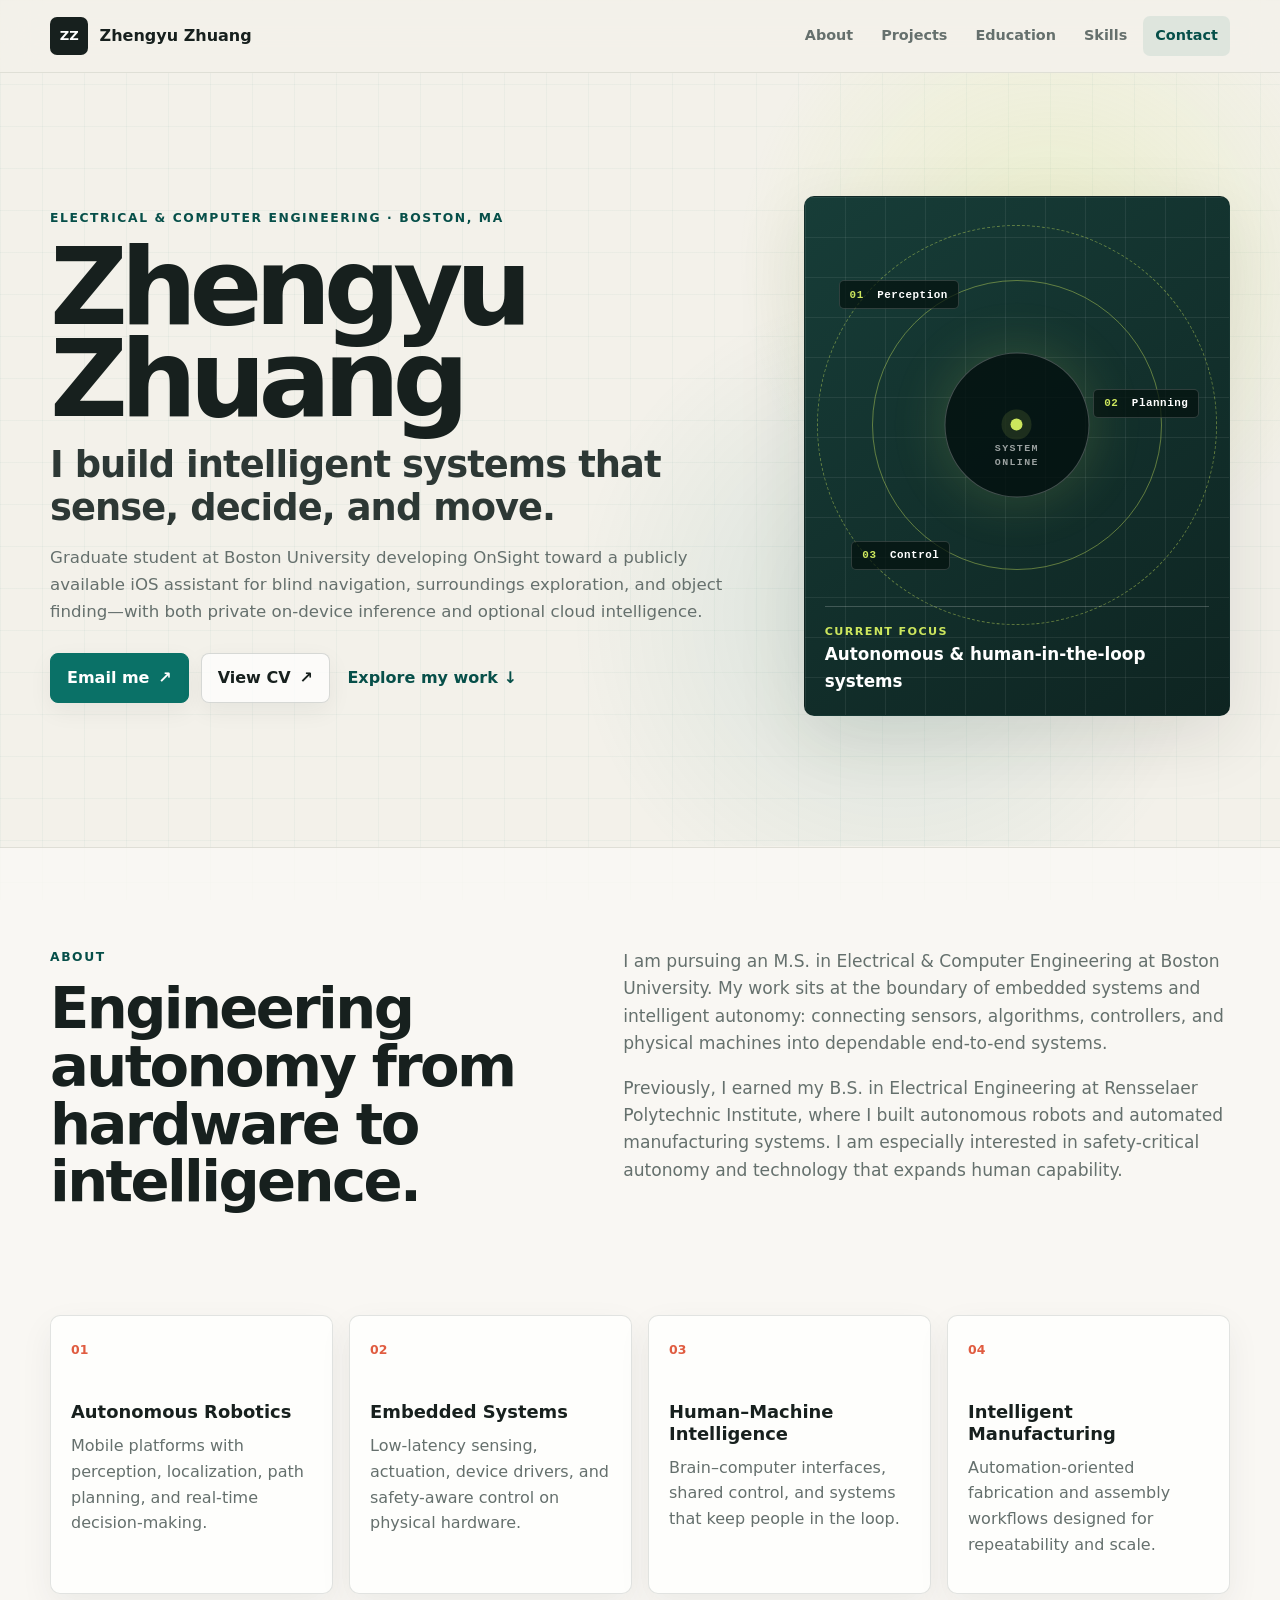
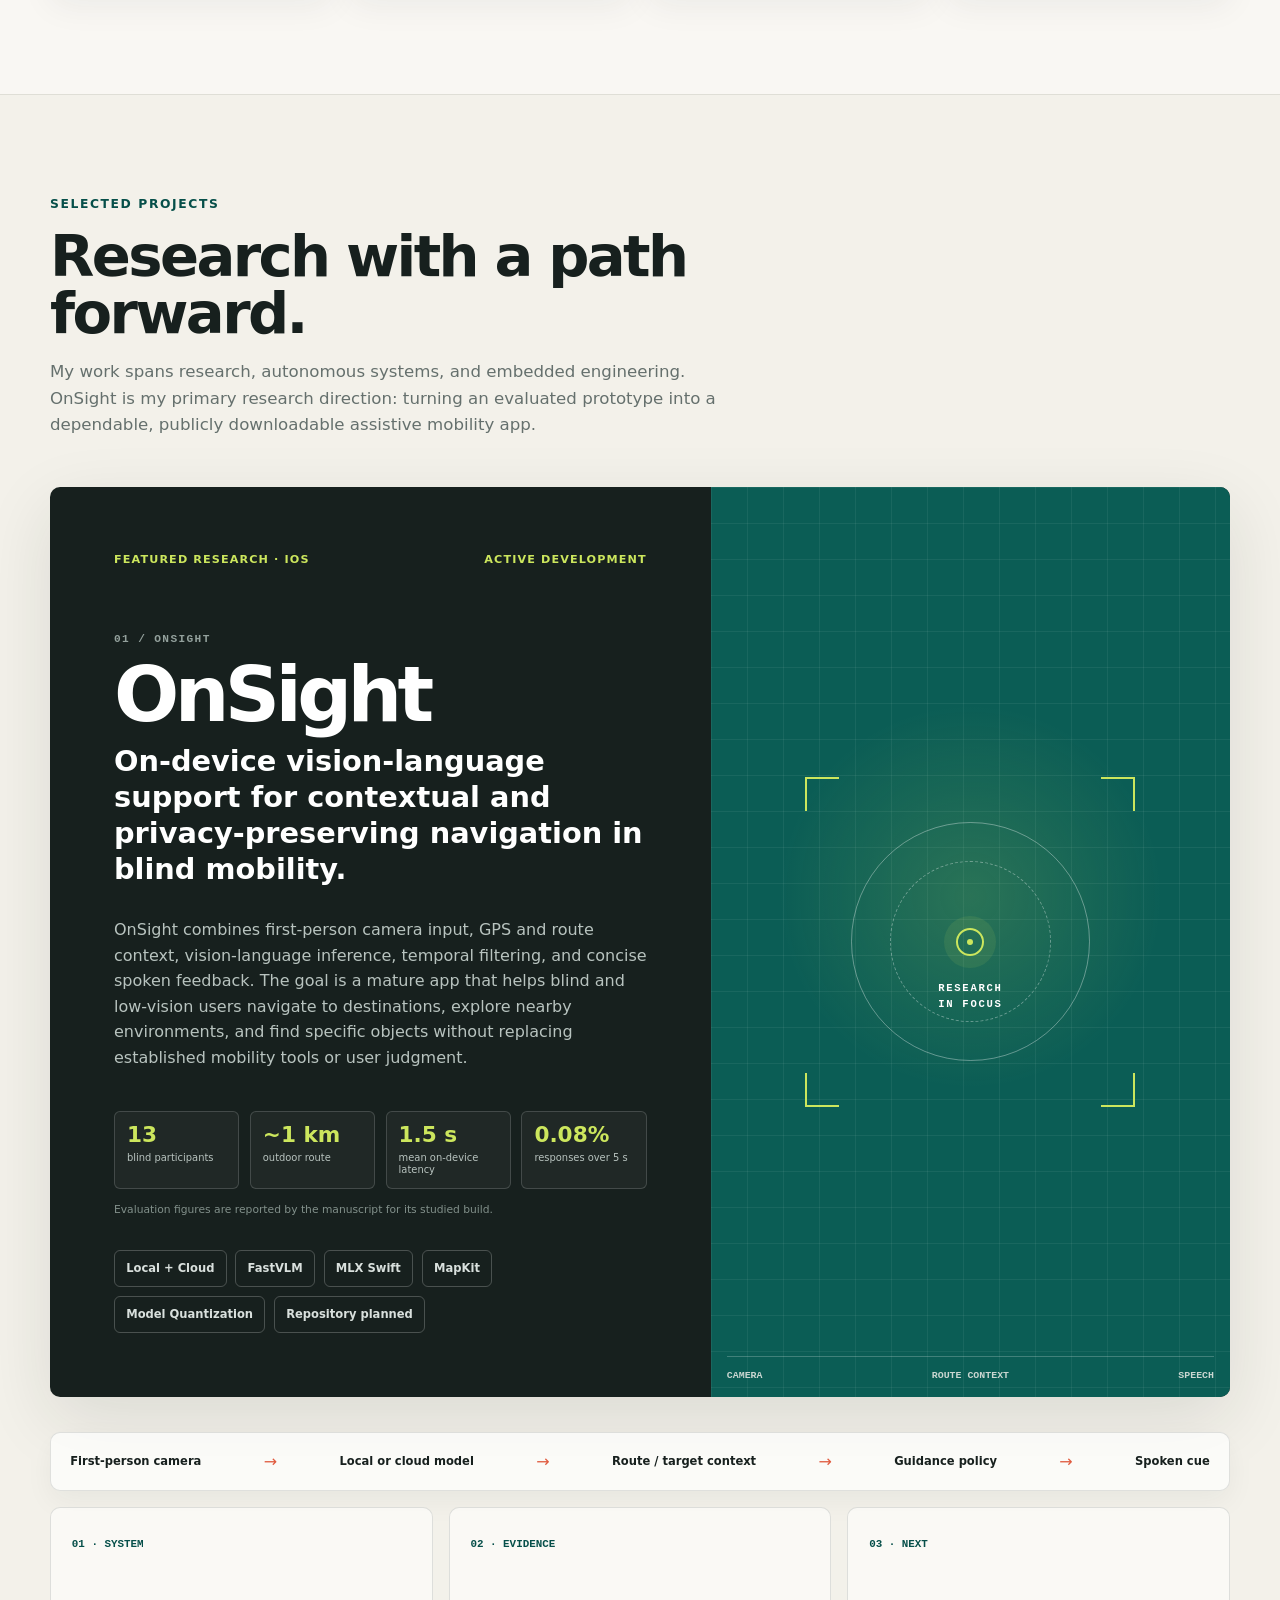
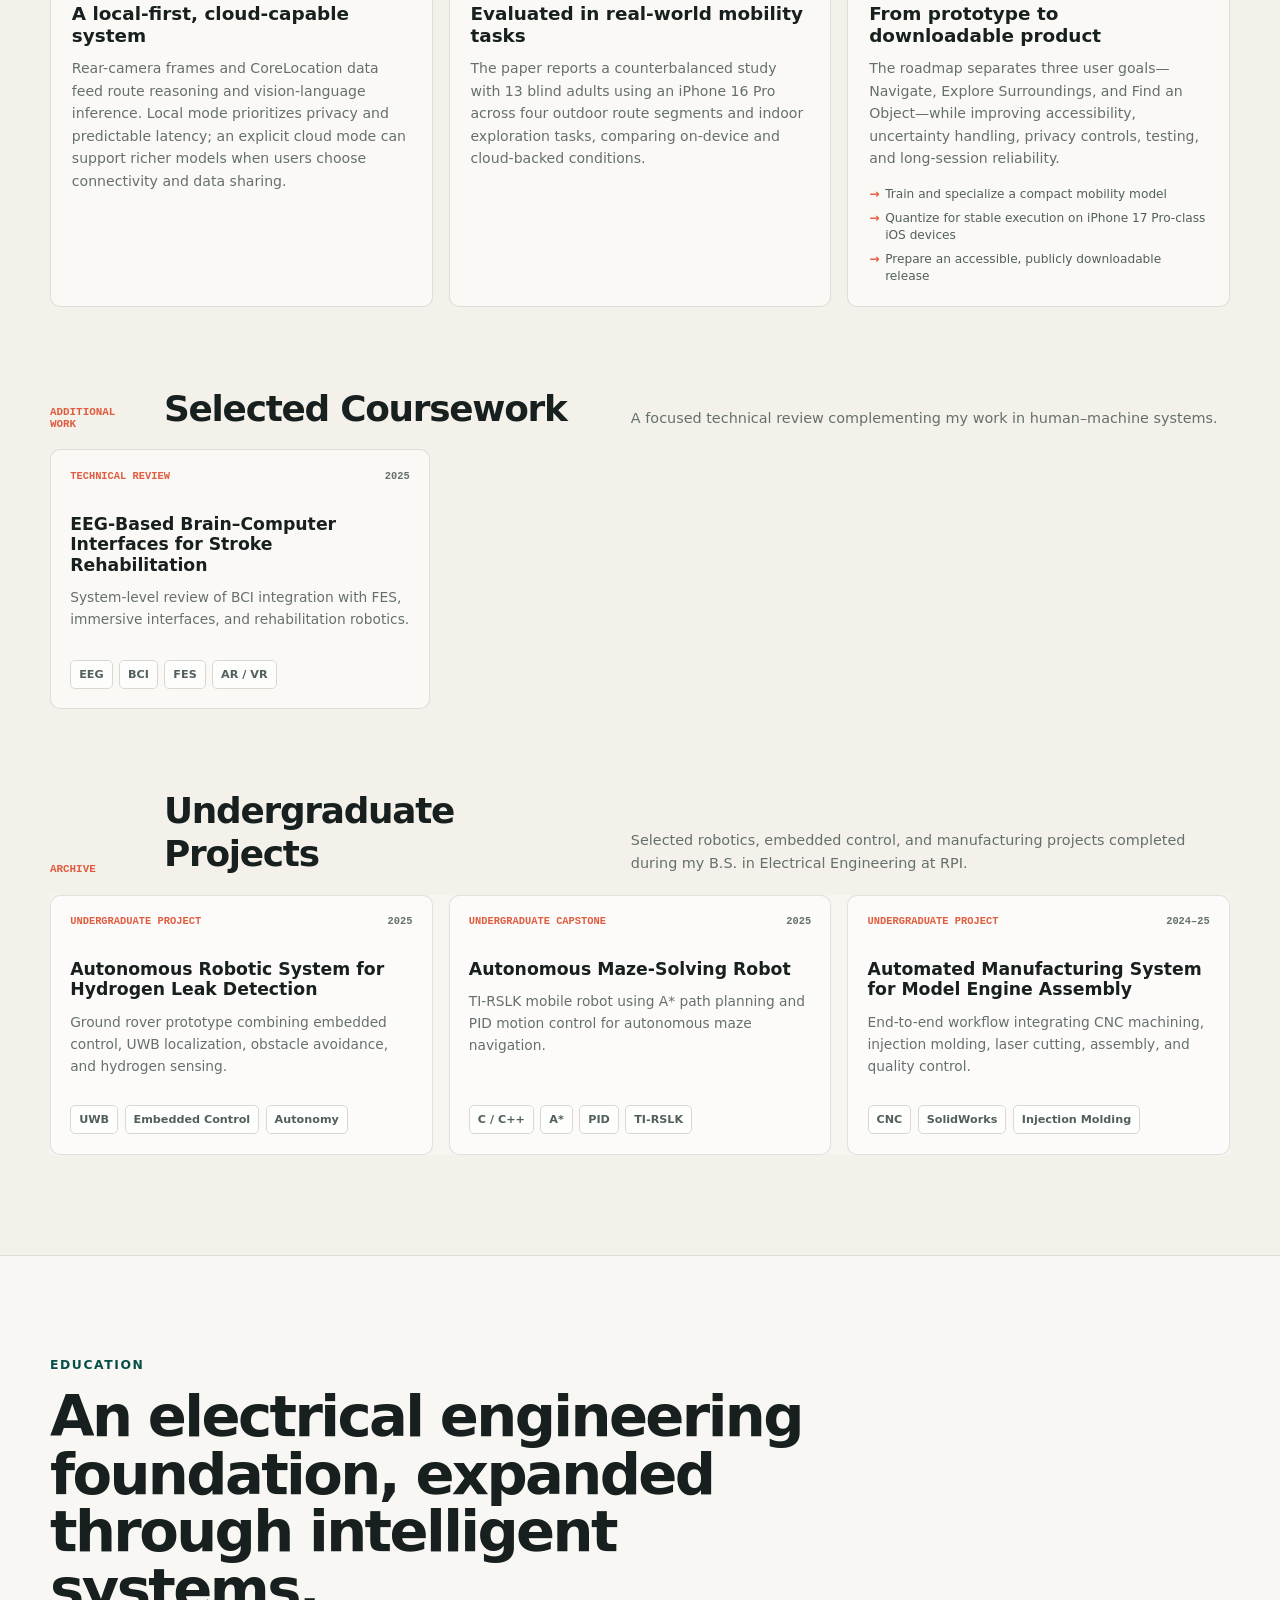
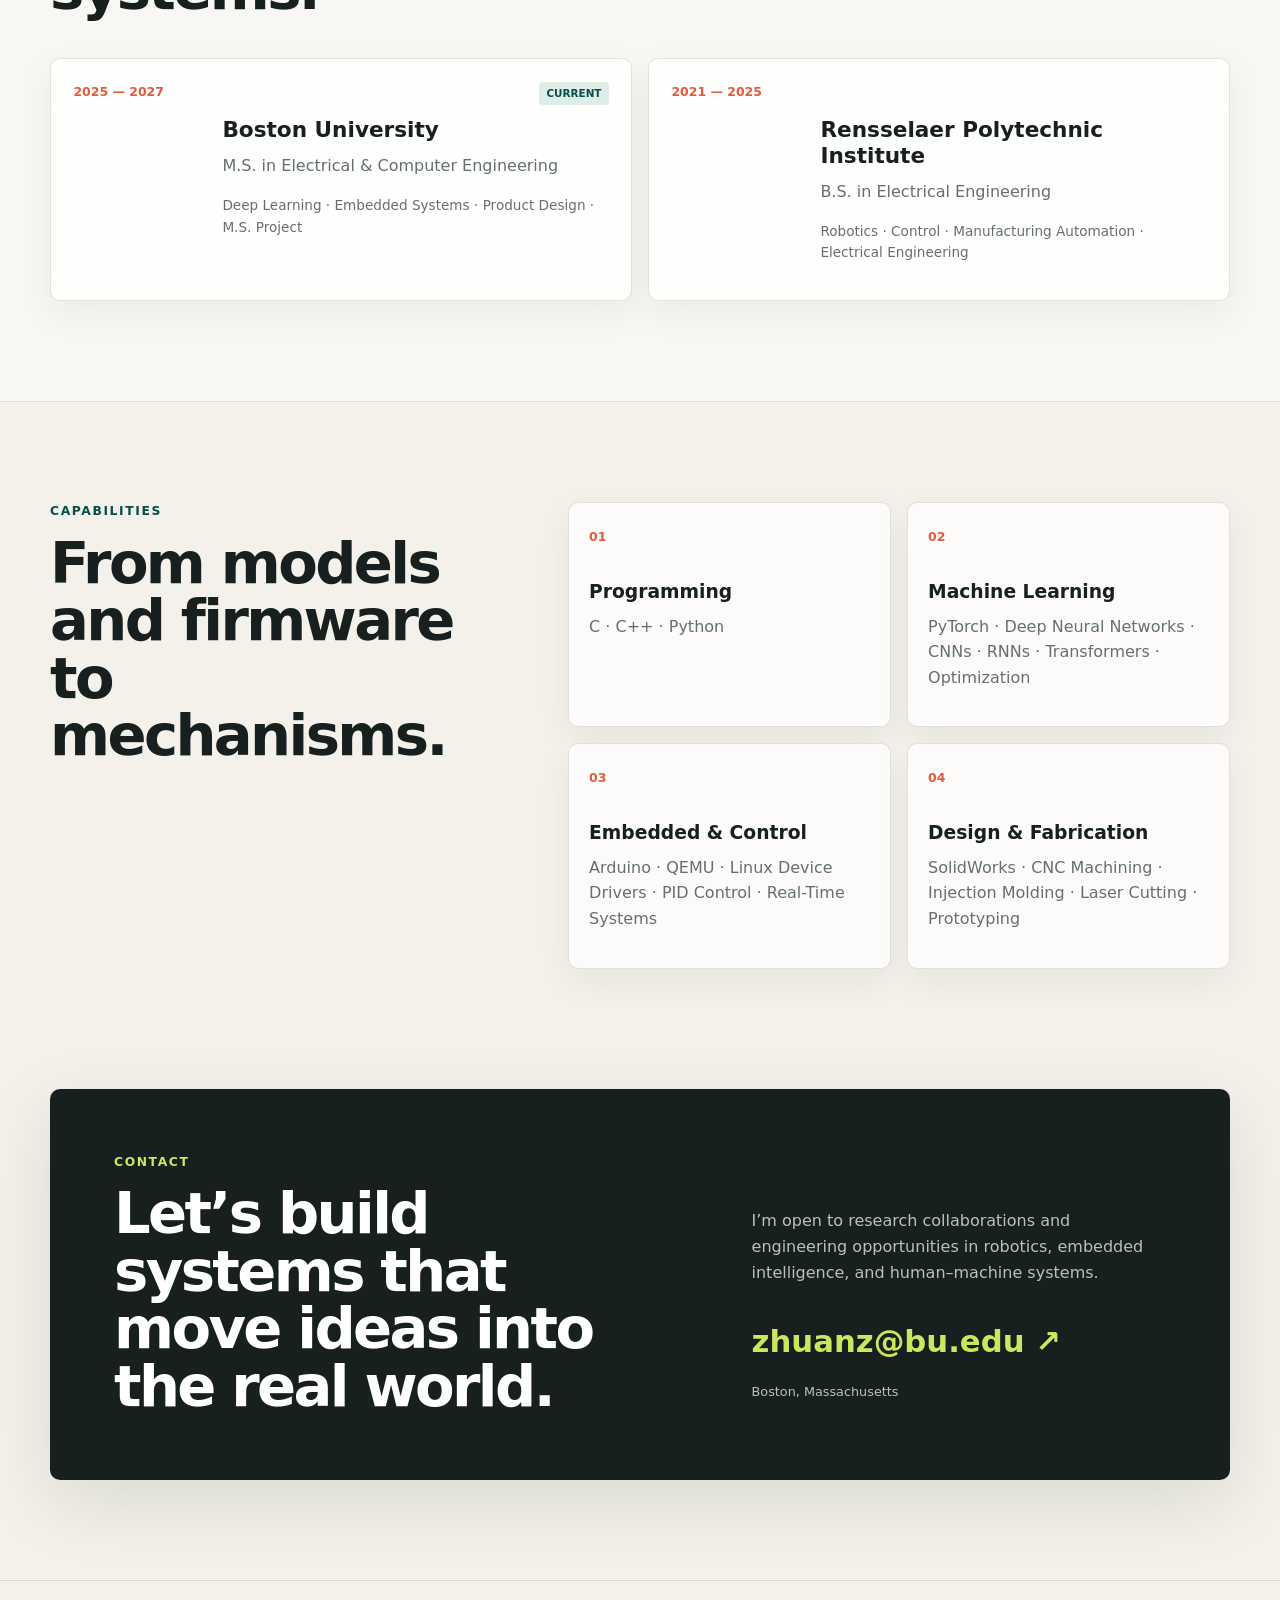
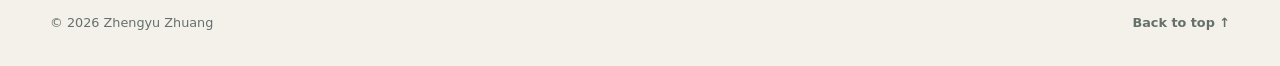
<file: index.html>
<!doctype html>
<html lang="en">
<head>
  <meta charset="utf-8">
  <meta name="viewport" content="width=device-width, initial-scale=1">
  <meta name="description" content="Zhengyu Zhuang — developing OnSight, a local-and-cloud iOS assistant for blind navigation, surroundings exploration, and object finding.">
  <meta name="theme-color" content="#f3f1ea">
  <title>Zhengyu Zhuang · Robotics & Embedded Intelligence</title>
  <link rel="stylesheet" href="styles.css">
  <link rel="stylesheet" href="onsight.css">
  <script src="script.js" defer></script>
</head>
<body>
  <a class="skip-link" href="#main">Skip to content</a>

  <header class="site-header" id="top">
    <nav class="nav-shell" aria-label="Primary navigation">
      <a class="brand" href="#top" aria-label="Zhengyu Zhuang, home">
        <span class="brand-mark">ZZ</span>
        <span>Zhengyu Zhuang</span>
      </a>
      <button class="nav-toggle" type="button" aria-expanded="false" aria-controls="nav-links" aria-label="Open navigation">
        <span></span><span></span>
      </button>
      <div class="nav-links" id="nav-links">
        <a href="#about">About</a>
        <a href="#projects">Projects</a>
        <a href="#education">Education</a>
        <a href="#skills">Skills</a>
        <a href="#contact">Contact</a>
      </div>
    </nav>
  </header>

  <main id="main">
    <section class="hero section-band" aria-labelledby="hero-title">
      <div class="page-grid hero-grid">
        <div class="hero-copy reveal">
          <p class="eyebrow">Electrical & Computer Engineering · Boston, MA</p>
          <h1 id="hero-title">Zhengyu<br>Zhuang</h1>
          <p class="hero-tagline">I build intelligent systems that sense, decide, and move.</p>
          <p class="hero-summary">Graduate student at Boston University developing OnSight toward a publicly available iOS assistant for blind navigation, surroundings exploration, and object finding—with both private on-device inference and optional cloud intelligence.</p>
          <div class="hero-actions">
            <a class="button button-primary" href="mailto:zhuanz@bu.edu">Email me <span aria-hidden="true">↗</span></a>
            <a class="button" href="assets/Zhengyu_Zhuang_CV.pdf" target="_blank" rel="noopener">View CV <span aria-hidden="true">↗</span></a>
            <a class="text-link" href="#projects">Explore my work <span aria-hidden="true">↓</span></a>
          </div>
        </div>

        <div class="hero-visual reveal" aria-label="Abstract robotics system diagram">
          <div class="visual-grid" aria-hidden="true"></div>
          <div class="orbit orbit-one" aria-hidden="true"></div>
          <div class="orbit orbit-two" aria-hidden="true"></div>
          <div class="robot-core" aria-hidden="true">
            <span class="core-dot"></span>
            <span class="core-label">SYSTEM<br>ONLINE</span>
          </div>
          <div class="metric metric-a"><span>01</span> Perception</div>
          <div class="metric metric-b"><span>02</span> Planning</div>
          <div class="metric metric-c"><span>03</span> Control</div>
          <div class="visual-caption">
            <span>Current focus</span>
            <strong>Autonomous & human-in-the-loop systems</strong>
          </div>
        </div>
      </div>
    </section>

    <section class="section-band about-band" id="about" aria-labelledby="about-title">
      <div class="page-grid">
        <div class="about-grid">
          <div class="section-heading reveal">
            <p class="eyebrow">About</p>
            <h2 id="about-title">Engineering autonomy from hardware to intelligence.</h2>
          </div>
          <div class="about-copy reveal">
            <p>I am pursuing an M.S. in Electrical & Computer Engineering at Boston University. My work sits at the boundary of embedded systems and intelligent autonomy: connecting sensors, algorithms, controllers, and physical machines into dependable end-to-end systems.</p>
            <p>Previously, I earned my B.S. in Electrical Engineering at Rensselaer Polytechnic Institute, where I built autonomous robots and automated manufacturing systems. I am especially interested in safety-critical autonomy and technology that expands human capability.</p>
          </div>
        </div>

        <div class="interest-grid">
          <article class="interest-card reveal"><span>01</span><h3>Autonomous Robotics</h3><p>Mobile platforms with perception, localization, path planning, and real-time decision-making.</p></article>
          <article class="interest-card reveal"><span>02</span><h3>Embedded Systems</h3><p>Low-latency sensing, actuation, device drivers, and safety-aware control on physical hardware.</p></article>
          <article class="interest-card reveal"><span>03</span><h3>Human–Machine Intelligence</h3><p>Brain–computer interfaces, shared control, and systems that keep people in the loop.</p></article>
          <article class="interest-card reveal"><span>04</span><h3>Intelligent Manufacturing</h3><p>Automation-oriented fabrication and assembly workflows designed for repeatability and scale.</p></article>
        </div>
      </div>
    </section>

    <section class="section-band" id="projects" aria-labelledby="projects-title">
      <div class="page-grid">
        <div class="section-heading reveal">
          <p class="eyebrow">Selected projects</p>
          <h2 id="projects-title">Research with a path forward.</h2>
          <p class="section-intro">My work spans research, autonomous systems, and embedded engineering. OnSight is my primary research direction: turning an evaluated prototype into a dependable, publicly downloadable assistive mobility app.</p>
        </div>

        <article class="featured-project reveal" aria-labelledby="onsight-title">
          <div class="featured-project-copy">
            <div class="featured-meta"><span>Featured research · iOS</span><span>Active development</span></div>
            <p class="featured-number">01 / ONSIGHT</p>
            <h3 id="onsight-title">OnSight</h3>
            <p class="featured-lead">On-device vision-language support for contextual and privacy-preserving navigation in blind mobility.</p>
            <p>OnSight combines first-person camera input, GPS and route context, vision-language inference, temporal filtering, and concise spoken feedback. The goal is a mature app that helps blind and low-vision users navigate to destinations, explore nearby environments, and find specific objects without replacing established mobility tools or user judgment.</p>
            <div class="onsight-metrics" aria-label="Paper-reported evaluation results">
              <div><strong>13</strong><span>blind participants</span></div>
              <div><strong>~1 km</strong><span>outdoor route</span></div>
              <div><strong>1.5 s</strong><span>mean on-device latency</span></div>
              <div><strong>0.08%</strong><span>responses over 5 s</span></div>
            </div>
            <p class="evidence-note">Evaluation figures are reported by the manuscript for its studied build.</p>
            <div class="featured-actions" aria-label="OnSight technologies and status">
              <span>Local + Cloud</span><span>FastVLM</span><span>MLX Swift</span><span>MapKit</span><span>Model Quantization</span><span>Repository planned</span>
            </div>
          </div>
          <div class="onsight-graphic" aria-hidden="true">
            <div class="onsight-frame">
              <span class="corner corner-a"></span><span class="corner corner-b"></span><span class="corner corner-c"></span><span class="corner corner-d"></span>
              <div class="onsight-target"><i></i></div>
              <p>RESEARCH<br>IN FOCUS</p>
            </div>
            <div class="onsight-readout"><span>Camera</span><span>Route context</span><span>Speech</span></div>
          </div>
        </article>

        <div class="onsight-pipeline reveal" aria-label="OnSight processing pipeline">
          <span>First-person camera</span><i>→</i><span>Local or cloud model</span><i>→</i><span>Route / target context</span><i>→</i><span>Guidance policy</span><i>→</i><span>Spoken cue</span>
        </div>

        <div class="onsight-details">
          <article class="onsight-detail reveal">
            <span>01 · System</span>
            <h3>A local-first, cloud-capable system</h3>
            <p>Rear-camera frames and CoreLocation data feed route reasoning and vision-language inference. Local mode prioritizes privacy and predictable latency; an explicit cloud mode can support richer models when users choose connectivity and data sharing.</p>
          </article>
          <article class="onsight-detail reveal">
            <span>02 · Evidence</span>
            <h3>Evaluated in real-world mobility tasks</h3>
            <p>The paper reports a counterbalanced study with 13 blind adults using an iPhone 16 Pro across four outdoor route segments and indoor exploration tasks, comparing on-device and cloud-backed conditions.</p>
          </article>
          <article class="onsight-detail reveal">
            <span>03 · Next</span>
            <h3>From prototype to downloadable product</h3>
            <p>The roadmap separates three user goals—Navigate, Explore Surroundings, and Find an Object—while improving accessibility, uncertainty handling, privacy controls, testing, and long-session reliability.</p>
            <div class="roadmap-list" aria-label="OnSight development goals">
              <span>Train and specialize a compact mobility model</span>
              <span>Quantize for stable execution on iPhone 17 Pro-class iOS devices</span>
              <span>Prepare an accessible, publicly downloadable release</span>
            </div>
          </article>
        </div>

        <div class="project-group-heading reveal">
          <span>Additional work</span>
          <h3>Selected Coursework</h3>
          <p>A focused technical review complementing my work in human–machine systems.</p>
        </div>

        <div class="compact-project-grid single-project">
          <article class="compact-project reveal">
            <div class="compact-meta"><span>Technical review</span><time>2025</time></div>
            <h3>EEG-Based Brain–Computer Interfaces for Stroke Rehabilitation</h3>
            <p>System-level review of BCI integration with FES, immersive interfaces, and rehabilitation robotics.</p>
            <div class="tag-row"><span>EEG</span><span>BCI</span><span>FES</span><span>AR / VR</span></div>
          </article>
        </div>

        <div class="project-group-heading undergraduate-heading reveal">
          <span>Archive</span>
          <h3>Undergraduate Projects</h3>
          <p>Selected robotics, embedded control, and manufacturing projects completed during my B.S. in Electrical Engineering at RPI.</p>
        </div>

        <div class="compact-project-grid undergraduate-list">
          <article class="compact-project reveal">
            <div class="compact-meta"><span>Undergraduate project</span><time>2025</time></div>
            <h3>Autonomous Robotic System for Hydrogen Leak Detection</h3>
            <p>Ground rover prototype combining embedded control, UWB localization, obstacle avoidance, and hydrogen sensing.</p>
            <div class="tag-row"><span>UWB</span><span>Embedded Control</span><span>Autonomy</span></div>
          </article>

          <article class="compact-project reveal">
            <div class="compact-meta"><span>Undergraduate capstone</span><time>2025</time></div>
            <h3>Autonomous Maze-Solving Robot</h3>
            <p>TI-RSLK mobile robot using A* path planning and PID motion control for autonomous maze navigation.</p>
            <div class="tag-row"><span>C / C++</span><span>A*</span><span>PID</span><span>TI-RSLK</span></div>
          </article>

          <article class="compact-project reveal">
            <div class="compact-meta"><span>Undergraduate project</span><time>2024–25</time></div>
            <h3>Automated Manufacturing System for Model Engine Assembly</h3>
            <p>End-to-end workflow integrating CNC machining, injection molding, laser cutting, assembly, and quality control.</p>
            <div class="tag-row"><span>CNC</span><span>SolidWorks</span><span>Injection Molding</span></div>
          </article>
        </div>
      </div>
    </section>

    <section class="section-band education-band" id="education" aria-labelledby="education-title">
      <div class="page-grid">
        <div class="section-heading reveal"><p class="eyebrow">Education</p><h2 id="education-title">An electrical engineering foundation, expanded through intelligent systems.</h2></div>
        <div class="timeline">
          <article class="timeline-item reveal">
            <time>2025 — 2027</time>
            <div><p class="timeline-status">Current</p><h3>Boston University</h3><p>M.S. in Electrical & Computer Engineering</p><p class="coursework">Deep Learning · Embedded Systems · Product Design · M.S. Project</p></div>
          </article>
          <article class="timeline-item reveal">
            <time>2021 — 2025</time>
            <div><h3>Rensselaer Polytechnic Institute</h3><p>B.S. in Electrical Engineering</p><p class="coursework">Robotics · Control · Manufacturing Automation · Electrical Engineering</p></div>
          </article>
        </div>
      </div>
    </section>

    <section class="section-band" id="skills" aria-labelledby="skills-title">
      <div class="page-grid skills-layout">
        <div class="section-heading reveal"><p class="eyebrow">Capabilities</p><h2 id="skills-title">From models and firmware to mechanisms.</h2></div>
        <div class="skills-grid">
          <article class="skill-card reveal"><span>01</span><h3>Programming</h3><p>C · C++ · Python</p></article>
          <article class="skill-card reveal"><span>02</span><h3>Machine Learning</h3><p>PyTorch · Deep Neural Networks · CNNs · RNNs · Transformers · Optimization</p></article>
          <article class="skill-card reveal"><span>03</span><h3>Embedded & Control</h3><p>Arduino · QEMU · Linux Device Drivers · PID Control · Real-Time Systems</p></article>
          <article class="skill-card reveal"><span>04</span><h3>Design & Fabrication</h3><p>SolidWorks · CNC Machining · Injection Molding · Laser Cutting · Prototyping</p></article>
        </div>
      </div>
    </section>

    <section class="section-band contact-band" id="contact" aria-labelledby="contact-title">
      <div class="page-grid contact-card reveal">
        <div><p class="eyebrow">Contact</p><h2 id="contact-title">Let’s build systems that move ideas into the real world.</h2></div>
        <div class="contact-copy"><p>I’m open to research collaborations and engineering opportunities in robotics, embedded intelligence, and human–machine systems.</p><a class="contact-email" href="mailto:zhuanz@bu.edu">zhuanz@bu.edu <span aria-hidden="true">↗</span></a><p class="location">Boston, Massachusetts</p></div>
      </div>
    </section>
  </main>

  <footer class="site-footer"><div class="page-grid"><span>© <span id="year"></span> Zhengyu Zhuang</span><a href="#top">Back to top ↑</a></div></footer>
</body>
</html>
</file>
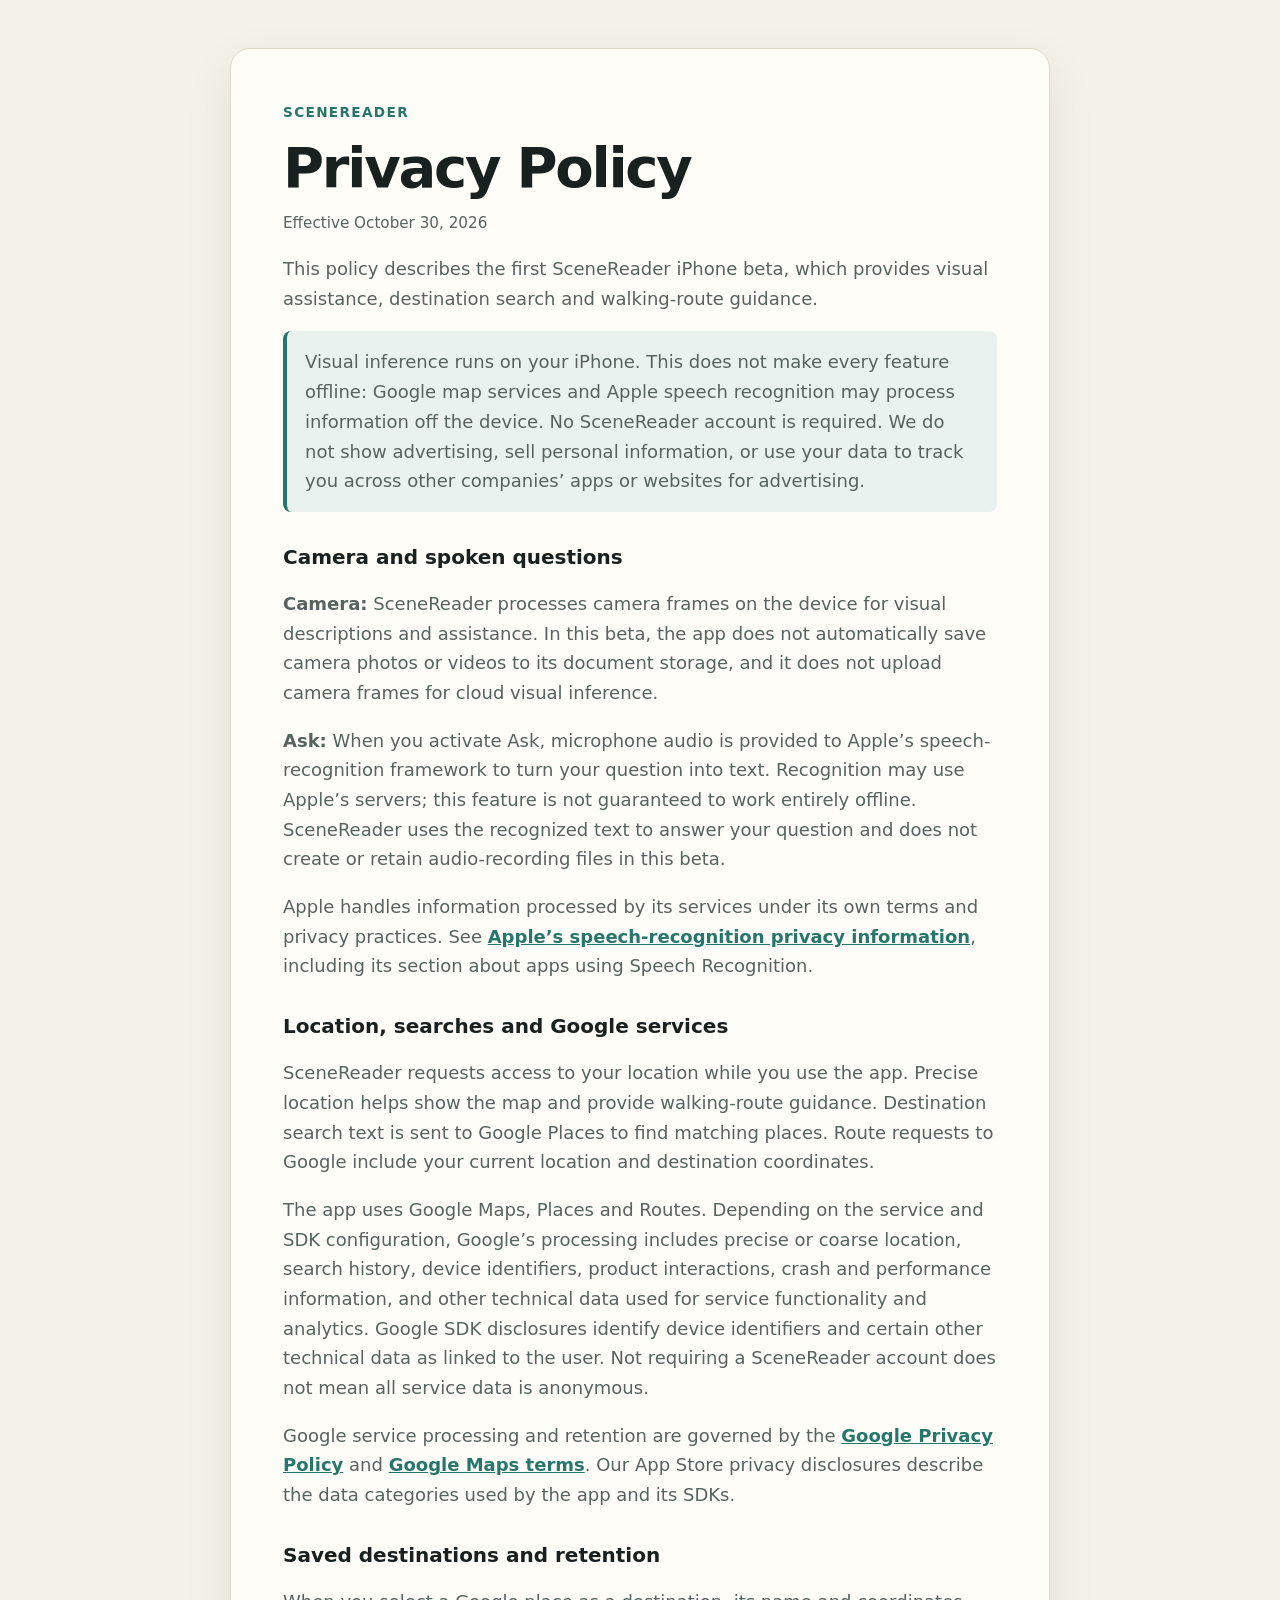
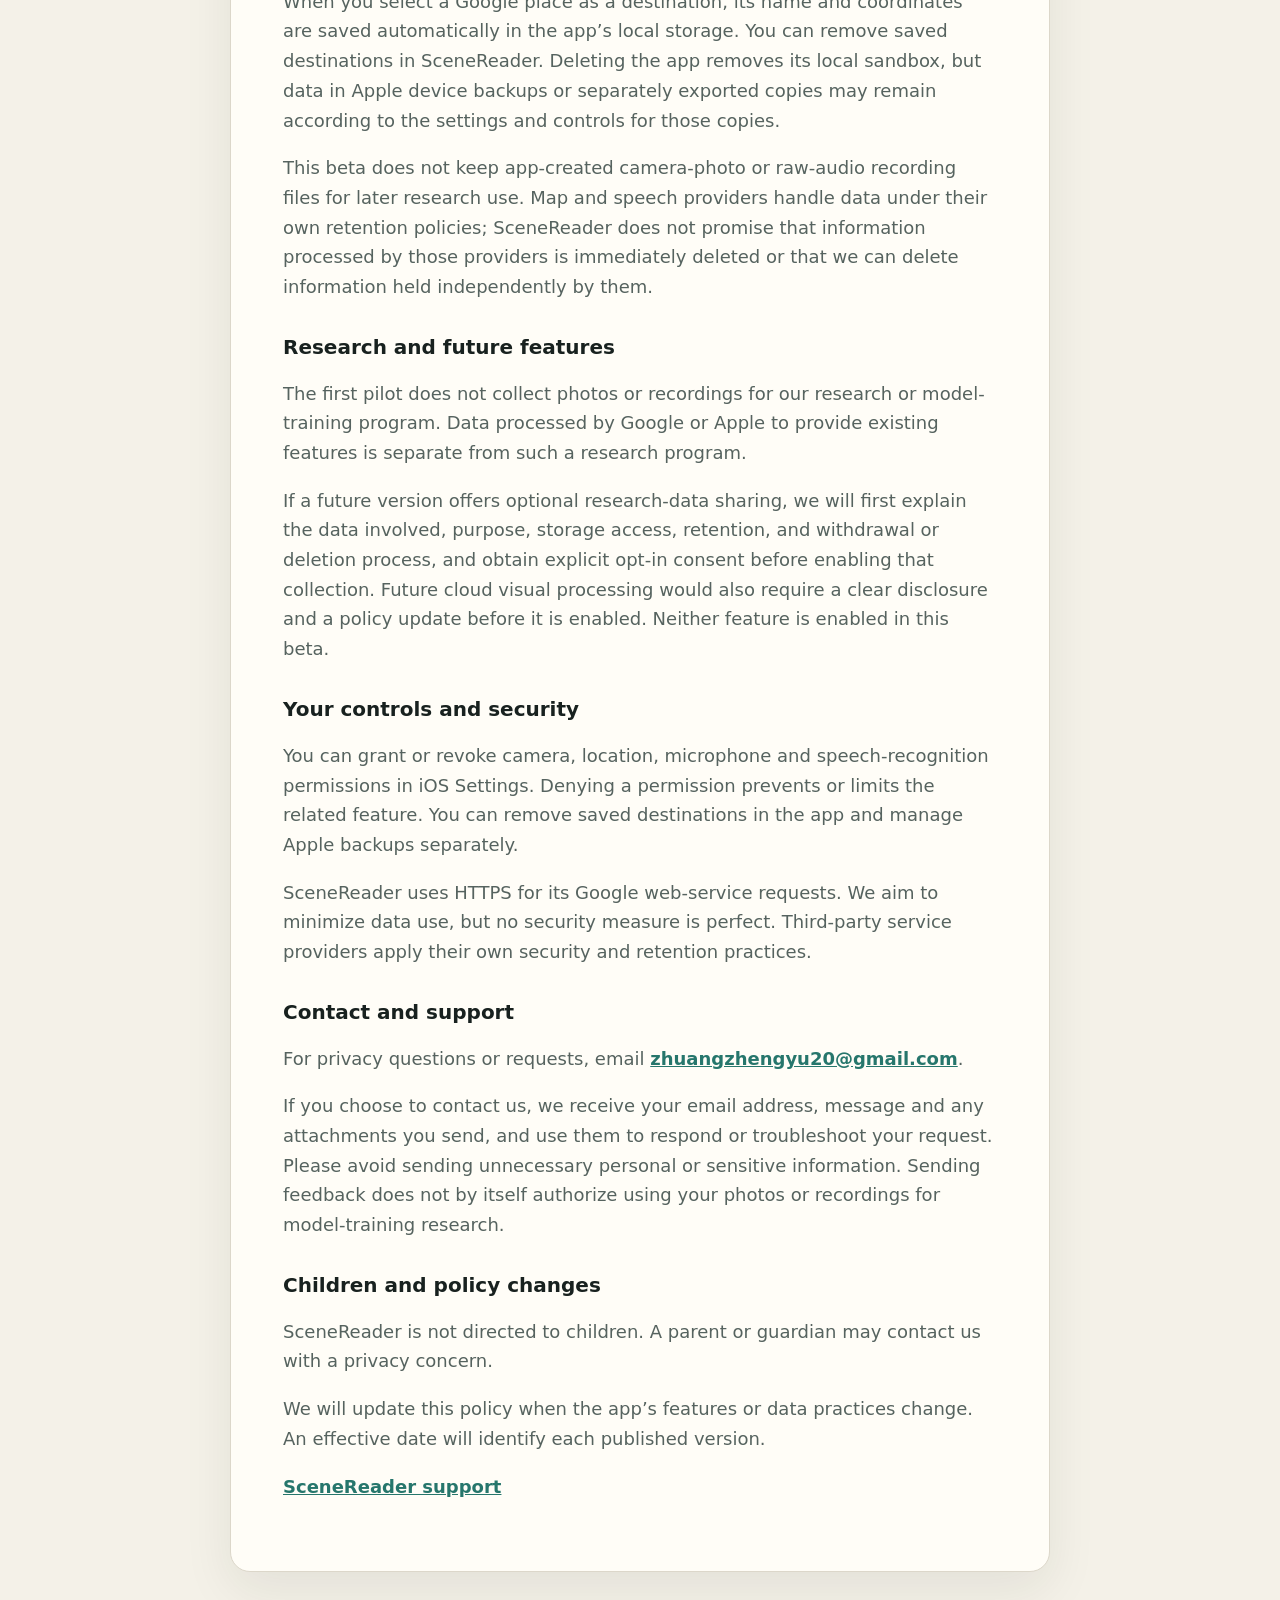
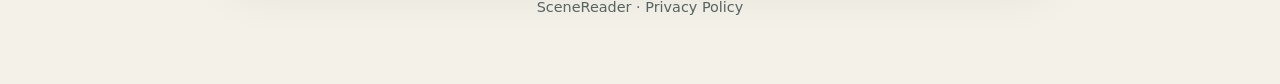
<file: onsight/privacy/index.html>
<!doctype html>
<html lang="en">
<head>
  <meta charset="utf-8">
  <meta name="viewport" content="width=device-width, initial-scale=1">
  <meta name="description" content="Privacy Policy for SceneReader.">
  <meta name="theme-color" content="#f4f1e8">
  <title>SceneReader Privacy Policy</title>
  <style>
    :root { color-scheme: light; --ink:#18211f; --muted:#56635f; --paper:#f4f1e8; --card:#fffdf7; --accent:#26766c; }
    * { box-sizing:border-box; }
    body { margin:0; background:var(--paper); color:var(--ink); font:18px/1.65 system-ui,-apple-system,BlinkMacSystemFont,"Segoe UI",sans-serif; }
    main { width:min(820px,calc(100% - 32px)); margin:0 auto; padding:48px 0 64px; }
    article { padding:clamp(24px,5vw,52px); background:var(--card); border:1px solid #dcd7ca; border-radius:20px; box-shadow:0 18px 50px rgba(24,33,31,.08); }
    h1 { margin:0 0 12px; font-size:clamp(2rem,6vw,3.5rem); line-height:1.1; letter-spacing:-.04em; }
    h2 { margin:2rem 0 .5rem; font-size:1.25rem; line-height:1.35; }
    p,li { color:var(--muted); }
    a { color:var(--accent); font-weight:650; overflow-wrap:anywhere; }
    a:focus-visible { outline:3px solid var(--accent); outline-offset:4px; }
    li + li { margin-top:.6rem; }
    .eyebrow { margin:0 0 14px; color:var(--accent); font-size:.85rem; font-weight:800; letter-spacing:.1em; text-transform:uppercase; }
    .updated { margin-top:0; font-size:.95rem; }
    .notice { padding:16px 18px; border-left:4px solid var(--accent); background:#e9f2ee; border-radius:8px; }
    footer { margin-top:24px; text-align:center; color:var(--muted); font-size:.9rem; }
    @media print { body { background:white; } main { width:100%; padding:0; } article { border:0; box-shadow:none; padding:0; } }
  </style>
</head>
<body>
  <main>
    <article aria-labelledby="policy-title">
      <p class="eyebrow">SceneReader</p>
      <h1 id="policy-title">Privacy Policy</h1>
      <p class="updated">Effective October 30, 2026</p>
      <p>This policy describes the first SceneReader iPhone beta, which provides visual assistance, destination search and walking-route guidance.</p>
      <p class="notice">Visual inference runs on your iPhone. This does not make every feature offline: Google map services and Apple speech recognition may process information off the device. No SceneReader account is required. We do not show advertising, sell personal information, or use your data to track you across other companies’ apps or websites for advertising.</p>

      <h2>Camera and spoken questions</h2>
      <p><strong>Camera:</strong> SceneReader processes camera frames on the device for visual descriptions and assistance. In this beta, the app does not automatically save camera photos or videos to its document storage, and it does not upload camera frames for cloud visual inference.</p>
      <p><strong>Ask:</strong> When you activate Ask, microphone audio is provided to Apple’s speech-recognition framework to turn your question into text. Recognition may use Apple’s servers; this feature is not guaranteed to work entirely offline. SceneReader uses the recognized text to answer your question and does not create or retain audio-recording files in this beta.</p>
      <p>Apple handles information processed by its services under its own terms and privacy practices. See <a href="https://www.apple.com/legal/privacy/data/en/ask-siri-dictation/" rel="noopener">Apple’s speech-recognition privacy information</a>, including its section about apps using Speech Recognition.</p>

      <h2>Location, searches and Google services</h2>
      <p>SceneReader requests access to your location while you use the app. Precise location helps show the map and provide walking-route guidance. Destination search text is sent to Google Places to find matching places. Route requests to Google include your current location and destination coordinates.</p>
      <p>The app uses Google Maps, Places and Routes. Depending on the service and SDK configuration, Google’s processing includes precise or coarse location, search history, device identifiers, product interactions, crash and performance information, and other technical data used for service functionality and analytics. Google SDK disclosures identify device identifiers and certain other technical data as linked to the user. Not requiring a SceneReader account does not mean all service data is anonymous.</p>
      <p>Google service processing and retention are governed by the <a href="https://policies.google.com/privacy" rel="noopener">Google Privacy Policy</a> and <a href="https://maps.google.com/help/terms_maps/" rel="noopener">Google Maps terms</a>. Our App Store privacy disclosures describe the data categories used by the app and its SDKs.</p>

      <h2>Saved destinations and retention</h2>
      <p>When you select a Google place as a destination, its name and coordinates are saved automatically in the app’s local storage. You can remove saved destinations in SceneReader. Deleting the app removes its local sandbox, but data in Apple device backups or separately exported copies may remain according to the settings and controls for those copies.</p>
      <p>This beta does not keep app-created camera-photo or raw-audio recording files for later research use. Map and speech providers handle data under their own retention policies; SceneReader does not promise that information processed by those providers is immediately deleted or that we can delete information held independently by them.</p>

      <h2>Research and future features</h2>
      <p>The first pilot does not collect photos or recordings for our research or model-training program. Data processed by Google or Apple to provide existing features is separate from such a research program.</p>
      <p>If a future version offers optional research-data sharing, we will first explain the data involved, purpose, storage access, retention, and withdrawal or deletion process, and obtain explicit opt-in consent before enabling that collection. Future cloud visual processing would also require a clear disclosure and a policy update before it is enabled. Neither feature is enabled in this beta.</p>

      <h2>Your controls and security</h2>
      <p>You can grant or revoke camera, location, microphone and speech-recognition permissions in iOS Settings. Denying a permission prevents or limits the related feature. You can remove saved destinations in the app and manage Apple backups separately.</p>
      <p>SceneReader uses HTTPS for its Google web-service requests. We aim to minimize data use, but no security measure is perfect. Third-party service providers apply their own security and retention practices.</p>

      <h2>Contact and support</h2>
      <p>For privacy questions or requests, email <a href="mailto:zhuangzhengyu20@gmail.com">zhuangzhengyu20@gmail.com</a>.</p>
      <p>If you choose to contact us, we receive your email address, message and any attachments you send, and use them to respond or troubleshoot your request. Please avoid sending unnecessary personal or sensitive information. Sending feedback does not by itself authorize using your photos or recordings for model-training research.</p>

      <h2>Children and policy changes</h2>
      <p>SceneReader is not directed to children. A parent or guardian may contact us with a privacy concern.</p>
      <p>We will update this policy when the app’s features or data practices change. An effective date will identify each published version.</p>
      <p><a href="https://zhuanz2002.github.io/onsight/support/" rel="noopener">SceneReader support</a></p>
    </article>
    <footer>SceneReader · Privacy Policy</footer>
  </main>
</body>
</html>
</file>
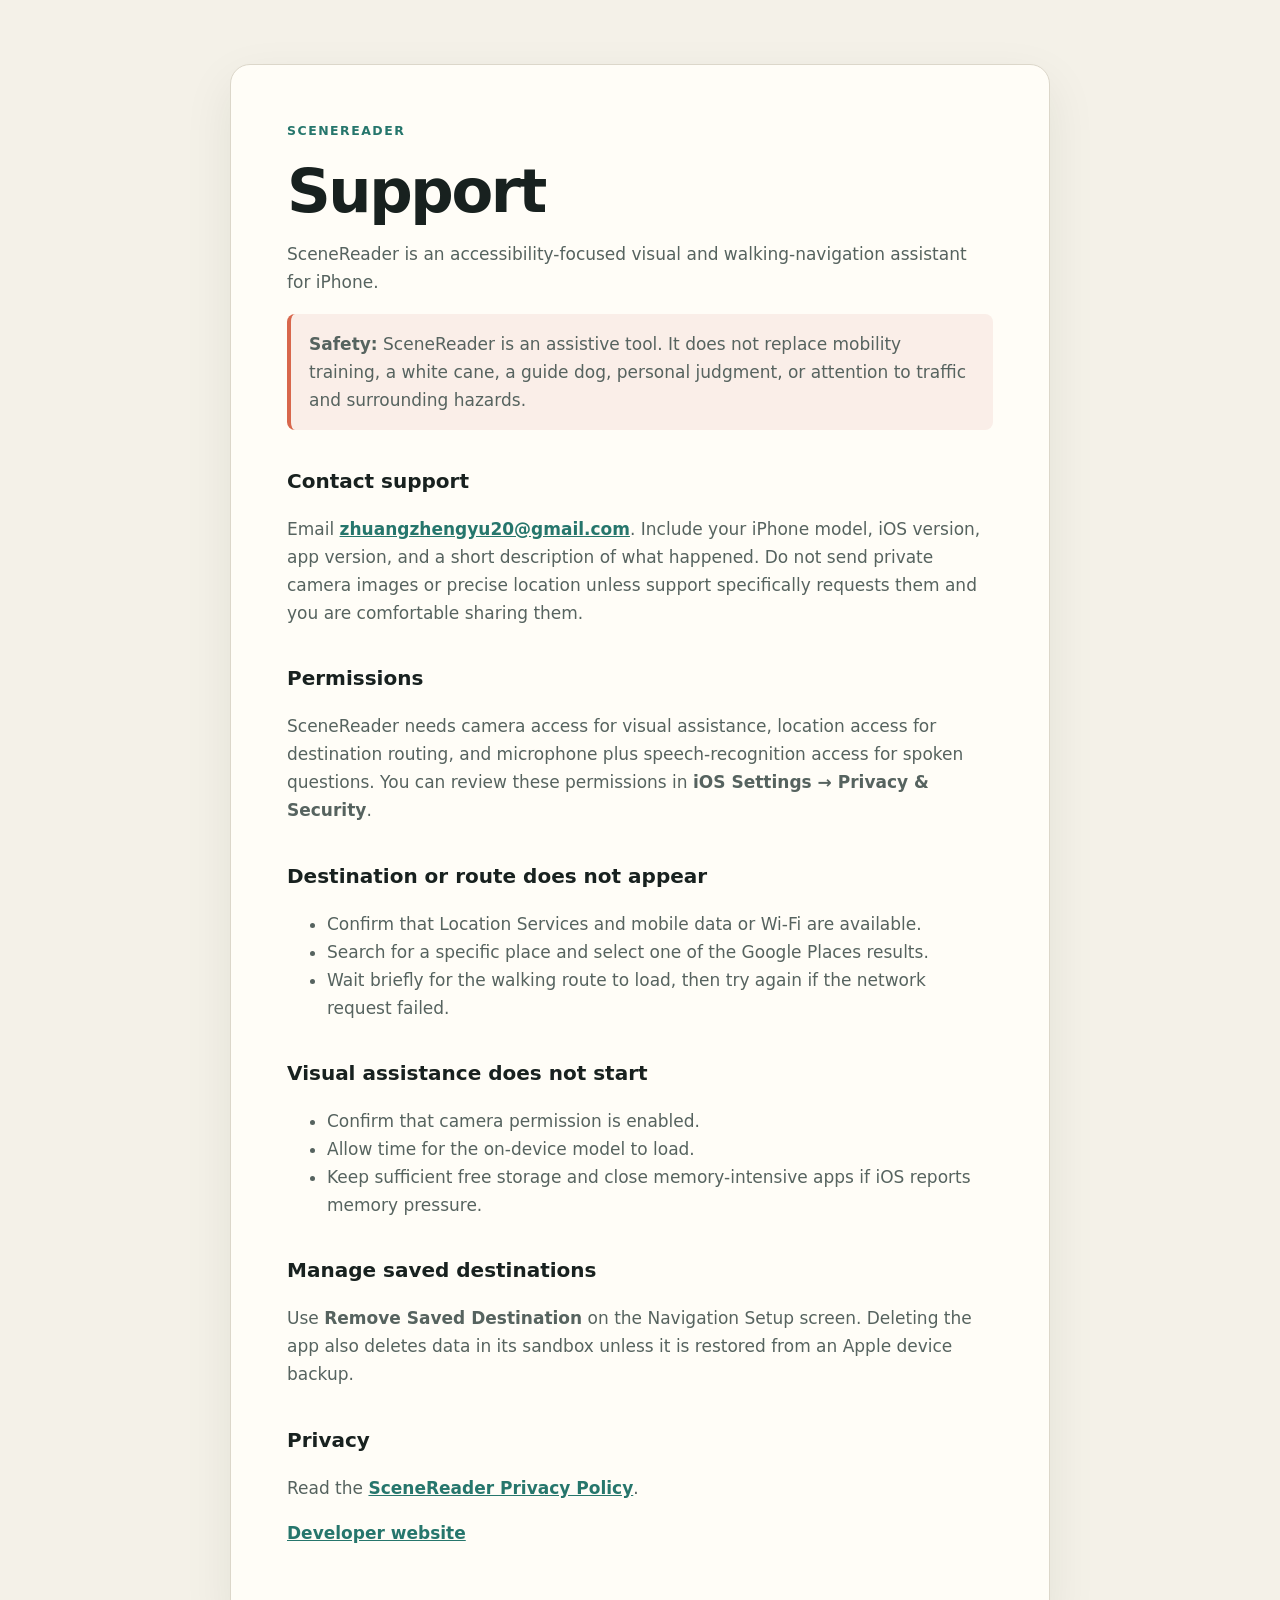
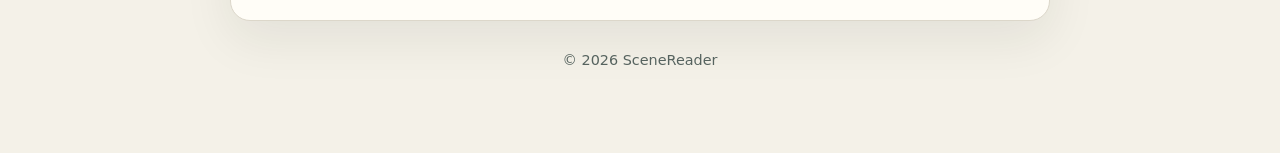
<file: onsight/support/index.html>
<!doctype html>
<html lang="en">
<head>
  <meta charset="utf-8">
  <meta name="viewport" content="width=device-width, initial-scale=1">
  <meta name="description" content="Support for SceneReader.">
  <meta name="theme-color" content="#f4f1e8">
  <title>SceneReader Support</title>
  <style>
    :root { color-scheme:light; --ink:#18211f; --muted:#56635f; --paper:#f4f1e8; --card:#fffdf7; --accent:#26766c; }
    * { box-sizing:border-box; }
    body { margin:0; background:var(--paper); color:var(--ink); font:17px/1.65 system-ui,-apple-system,BlinkMacSystemFont,"Segoe UI",sans-serif; }
    main { width:min(820px,calc(100% - 32px)); margin:0 auto; padding:64px 0 80px; }
    article { padding:clamp(24px,5vw,56px); background:var(--card); border:1px solid #dcd7ca; border-radius:20px; box-shadow:0 18px 50px rgba(24,33,31,.08); }
    h1 { margin:0 0 8px; font-size:clamp(2rem,6vw,3.8rem); line-height:1.05; letter-spacing:-.04em; }
    h2 { margin:2.2rem 0 .6rem; font-size:1.25rem; }
    p,li { color:var(--muted); }
    a { color:var(--accent); font-weight:650; }
    .eyebrow { margin:0 0 18px; color:var(--accent); font-size:.78rem; font-weight:800; letter-spacing:.12em; text-transform:uppercase; }
    .alert { padding:16px 18px; border-left:4px solid #d8674c; background:#faeee8; border-radius:8px; }
    footer { margin-top:28px; text-align:center; color:var(--muted); font-size:.9rem; }
  </style>
</head>
<body>
  <main>
    <article>
      <p class="eyebrow">SceneReader</p>
      <h1>Support</h1>
      <p>SceneReader is an accessibility-focused visual and walking-navigation assistant for iPhone.</p>
      <p class="alert"><strong>Safety:</strong> SceneReader is an assistive tool. It does not replace mobility training, a white cane, a guide dog, personal judgment, or attention to traffic and surrounding hazards.</p>

      <h2>Contact support</h2>
      <p>Email <a href="mailto:zhuangzhengyu20@gmail.com?subject=SceneReader%20Support">zhuangzhengyu20@gmail.com</a>. Include your iPhone model, iOS version, app version, and a short description of what happened. Do not send private camera images or precise location unless support specifically requests them and you are comfortable sharing them.</p>

      <h2>Permissions</h2>
      <p>SceneReader needs camera access for visual assistance, location access for destination routing, and microphone plus speech-recognition access for spoken questions. You can review these permissions in <strong>iOS Settings → Privacy &amp; Security</strong>.</p>

      <h2>Destination or route does not appear</h2>
      <ul>
        <li>Confirm that Location Services and mobile data or Wi-Fi are available.</li>
        <li>Search for a specific place and select one of the Google Places results.</li>
        <li>Wait briefly for the walking route to load, then try again if the network request failed.</li>
      </ul>

      <h2>Visual assistance does not start</h2>
      <ul>
        <li>Confirm that camera permission is enabled.</li>
        <li>Allow time for the on-device model to load.</li>
        <li>Keep sufficient free storage and close memory-intensive apps if iOS reports memory pressure.</li>
      </ul>

      <h2>Manage saved destinations</h2>
      <p>Use <strong>Remove Saved Destination</strong> on the Navigation Setup screen. Deleting the app also deletes data in its sandbox unless it is restored from an Apple device backup.</p>

      <h2>Privacy</h2>
      <p>Read the <a href="../privacy/">SceneReader Privacy Policy</a>.</p>
      <p><a href="../../">Developer website</a></p>
    </article>
    <footer>© 2026 SceneReader</footer>
  </main>
</body>
</html>
</file>
<file: styles.css>
:root{--bg:#f3f1ea;--paper:#faf9f5;--ink:#17201e;--muted:#65706d;--line:#d8d8cf;--teal:#0a7167;--teal-dark:#064f49;--coral:#e05c40;--soft:#dfece7;--lime:#cce65d;--max:1180px;--radius:10px;--shadow:0 22px 70px rgba(23,32,30,.11);--header:72px}
*{box-sizing:border-box}html{scroll-behavior:smooth;scroll-padding-top:var(--header)}body{margin:0;background:var(--bg);color:var(--ink);font-family:Inter,ui-sans-serif,system-ui,-apple-system,"Segoe UI",sans-serif;line-height:1.6;text-rendering:optimizeLegibility}body::before{content:"";position:fixed;inset:0;z-index:-1;pointer-events:none;background-image:linear-gradient(rgba(10,113,103,.035) 1px,transparent 1px),linear-gradient(90deg,rgba(10,113,103,.035) 1px,transparent 1px);background-size:42px 42px}a{color:inherit}button{font:inherit}.page-grid{width:min(var(--max),calc(100% - 40px));margin-inline:auto}.section-band{padding:100px 0}.skip-link{position:fixed;left:1rem;top:1rem;z-index:100;background:var(--ink);color:white;padding:.7rem 1rem;transform:translateY(-160%)}.skip-link:focus{transform:none}.site-header{position:sticky;top:0;z-index:50;min-height:var(--header);border-bottom:1px solid rgba(216,216,207,.75);background:rgba(243,241,234,.84);backdrop-filter:blur(18px);transition:box-shadow .2s}.site-header.has-shadow{box-shadow:0 12px 30px rgba(23,32,30,.08)}.nav-shell{width:min(var(--max),calc(100% - 40px));min-height:var(--header);margin:auto;display:flex;align-items:center;justify-content:space-between;gap:1rem}.brand,.nav-links a,.button,.text-link,.contact-email,.site-footer a{text-decoration:none}.brand{display:flex;align-items:center;gap:.7rem;font-weight:850}.brand-mark{width:2.4rem;height:2.4rem;display:grid;place-items:center;border-radius:7px;background:var(--ink);color:#fff;font-size:.82rem}.nav-links{display:flex;align-items:center;gap:.25rem}.nav-links a{padding:.5rem .75rem;border-radius:7px;color:var(--muted);font-size:.9rem;font-weight:750}.nav-links a:hover,.nav-links a.is-active{background:rgba(10,113,103,.09);color:var(--teal-dark)}.nav-toggle{display:none;width:2.7rem;height:2.7rem;border:1px solid var(--line);border-radius:7px;background:var(--paper)}.nav-toggle span{display:block;width:1.2rem;height:2px;margin:5px auto;background:currentColor}
.hero{min-height:calc(94vh - var(--header));display:grid;align-items:center;overflow:hidden;padding:64px 0 72px}.hero::before{content:"";position:absolute;inset:var(--header) 0 auto;height:calc(94vh - var(--header));z-index:-1;background:radial-gradient(circle at 82% 25%,rgba(204,230,93,.22),transparent 26%),radial-gradient(circle at 70% 70%,rgba(10,113,103,.12),transparent 31%)}.hero-grid{display:grid;grid-template-columns:minmax(0,1.08fr) minmax(340px,.68fr);gap:clamp(2rem,6vw,5.5rem);align-items:center}.eyebrow{margin:0 0 .8rem;color:var(--teal-dark);font-size:.77rem;font-weight:900;letter-spacing:.13em;text-transform:uppercase}h1,h2,h3,p{margin-top:0}h1{margin:0 0 1.25rem;font-size:clamp(4rem,8.4vw,7.5rem);line-height:.85;letter-spacing:-.07em}h2{max-width:840px;margin:0 0 1rem;font-size:clamp(2.2rem,4.5vw,4.25rem);line-height:1;letter-spacing:-.045em}h3{margin-bottom:.65rem;line-height:1.2}.hero-tagline{max-width:760px;margin-bottom:1rem;color:#2d3835;font-size:clamp(1.45rem,2.9vw,2.3rem);line-height:1.16;font-weight:760;letter-spacing:-.025em}.hero-summary{max-width:680px;margin-bottom:1.7rem;color:var(--muted);font-size:1.04rem}.hero-actions{display:flex;align-items:center;flex-wrap:wrap;gap:.75rem}.button{min-height:2.9rem;display:inline-flex;align-items:center;gap:.55rem;padding:.72rem 1rem;border:1px solid rgba(23,32,30,.16);border-radius:8px;background:rgba(255,255,255,.72);font-weight:800;box-shadow:0 8px 24px rgba(23,32,30,.06);transition:.2s}.button:hover{transform:translateY(-2px);box-shadow:0 14px 32px rgba(23,32,30,.12)}.button-primary{border-color:var(--teal);background:var(--teal);color:#fff}.text-link{margin-left:.35rem;color:var(--teal-dark);font-weight:800}.hero-visual{position:relative;min-height:520px;overflow:hidden;border:1px solid rgba(23,32,30,.15);border-radius:var(--radius);background:linear-gradient(145deg,#173d38,#0e2421);box-shadow:var(--shadow);color:#fff}.visual-grid{position:absolute;inset:0;background-image:linear-gradient(rgba(255,255,255,.07) 1px,transparent 1px),linear-gradient(90deg,rgba(255,255,255,.07) 1px,transparent 1px);background-size:40px 40px}.orbit{position:absolute;left:50%;top:44%;border:1px solid rgba(204,230,93,.42);border-radius:50%;transform:translate(-50%,-50%)}.orbit-one{width:290px;height:290px}.orbit-two{width:400px;height:400px;border-style:dashed;animation:spin 32s linear infinite}.robot-core{position:absolute;left:50%;top:44%;width:145px;height:145px;display:grid;place-items:center;border:1px solid rgba(255,255,255,.25);border-radius:50%;background:rgba(3,16,14,.8);transform:translate(-50%,-50%);box-shadow:0 0 55px rgba(204,230,93,.18)}.core-dot{position:absolute;width:12px;height:12px;border-radius:50%;background:var(--lime);box-shadow:0 0 0 9px rgba(204,230,93,.12);animation:pulse 2s infinite}.core-label{position:absolute;top:88px;color:rgba(255,255,255,.6);font:700 .62rem/1.4 ui-monospace,monospace;letter-spacing:.14em;text-align:center}.metric{position:absolute;padding:.48rem .62rem;border:1px solid rgba(255,255,255,.16);border-radius:5px;background:rgba(3,16,14,.7);font:700 .68rem ui-monospace,monospace;letter-spacing:.05em}.metric span{color:var(--lime);margin-right:.4rem}.metric-a{left:8%;top:16%}.metric-b{right:7%;top:37%}.metric-c{left:11%;bottom:28%}.visual-caption{position:absolute;left:1.25rem;right:1.25rem;bottom:1.25rem;padding-top:1rem;border-top:1px solid rgba(255,255,255,.2)}.visual-caption span{display:block;color:var(--lime);font-size:.7rem;font-weight:900;text-transform:uppercase;letter-spacing:.12em}.visual-caption strong{font-size:1.05rem}
.about-band,.education-band{border-block:1px solid rgba(216,216,207,.78);background:rgba(250,249,245,.78)}.about-grid{display:grid;grid-template-columns:.9fr 1.1fr;gap:clamp(2rem,6vw,6rem)}.about-copy p{color:var(--muted);font-size:1.07rem}.interest-grid{display:grid;grid-template-columns:repeat(4,1fr);gap:1rem;margin-top:3rem}.interest-card,.skill-card,.timeline-item{border:1px solid rgba(23,32,30,.12);border-radius:var(--radius);background:rgba(255,255,255,.72);box-shadow:0 12px 34px rgba(23,32,30,.06);transition:.2s}.interest-card:hover,.skill-card:hover,.timeline-item:hover{transform:translateY(-3px);border-color:rgba(10,113,103,.3);box-shadow:0 20px 50px rgba(23,32,30,.1)}.interest-card{min-height:220px;padding:1.25rem}.interest-card span,.skill-card>span{color:var(--coral);font-size:.78rem;font-weight:900}.interest-card h3{margin-top:2.5rem;font-size:1.12rem}.interest-card p,.skill-card p{color:var(--muted)}.section-heading{margin-bottom:2.5rem}
.section-intro{max-width:700px;color:var(--muted);font-size:1.04rem}.featured-project{display:grid;grid-template-columns:minmax(0,1.12fr) minmax(320px,.88fr);min-height:520px;margin:3rem 0 5rem;overflow:hidden;border-radius:var(--radius);background:var(--ink);color:#fff;box-shadow:var(--shadow)}.featured-project-copy{display:flex;flex-direction:column;padding:clamp(2rem,5vw,4.5rem)}.featured-meta{display:flex;justify-content:space-between;gap:1rem;color:var(--lime);font-size:.7rem;font-weight:900;letter-spacing:.1em;text-transform:uppercase}.featured-number{margin:4rem 0 1rem;color:#93a09c;font:800 .7rem ui-monospace,monospace;letter-spacing:.12em}.featured-project h3{margin:0 0 1rem;font-size:clamp(3rem,6vw,6.3rem);line-height:.88;letter-spacing:-.06em}.featured-lead{max-width:640px;color:#fff!important;font-size:clamp(1.25rem,2.4vw,1.8rem);font-weight:730;line-height:1.25}.featured-project-copy>p:not(.featured-number):not(.featured-lead){max-width:650px;color:#b8c3bf}.featured-actions{display:flex;flex-wrap:wrap;gap:.55rem;margin-top:auto;padding-top:2rem}.featured-actions span{padding:.52rem .7rem;border:1px solid rgba(255,255,255,.22);border-radius:6px;color:#d9e0dd;font-size:.72rem;font-weight:800}.onsight-graphic{position:relative;display:grid;place-items:center;min-height:420px;overflow:hidden;background:radial-gradient(circle at 50% 45%,rgba(204,230,93,.16),transparent 34%),linear-gradient(rgba(255,255,255,.06) 1px,transparent 1px),linear-gradient(90deg,rgba(255,255,255,.06) 1px,transparent 1px),#0b5d55;background-size:auto,36px 36px,36px 36px,auto}.onsight-frame{position:relative;width:min(72%,330px);aspect-ratio:1;display:grid;place-items:center}.onsight-frame::before,.onsight-frame::after{content:"";position:absolute;border:1px solid rgba(255,255,255,.35);border-radius:50%}.onsight-frame::before{width:72%;height:72%}.onsight-frame::after{width:48%;height:48%;border-style:dashed;animation:spin 24s linear infinite}.onsight-target{width:28px;height:28px;border:2px solid var(--lime);border-radius:50%;box-shadow:0 0 0 12px rgba(204,230,93,.09)}.onsight-target i{display:block;width:6px;height:6px;margin:9px;border-radius:50%;background:var(--lime)}.onsight-frame p{position:absolute;top:62%;color:#fff;font:800 .66rem/1.45 ui-monospace,monospace;letter-spacing:.16em;text-align:center}.corner{position:absolute;width:34px;height:34px;border-color:var(--lime);border-style:solid}.corner-a{left:0;top:0;border-width:2px 0 0 2px}.corner-b{right:0;top:0;border-width:2px 2px 0 0}.corner-c{right:0;bottom:0;border-width:0 2px 2px 0}.corner-d{left:0;bottom:0;border-width:0 0 2px 2px}.onsight-readout{position:absolute;left:1rem;right:1rem;bottom:1rem;display:flex;justify-content:space-between;padding-top:.8rem;border-top:1px solid rgba(255,255,255,.22);color:#cad6d1;font:700 .62rem ui-monospace,monospace;text-transform:uppercase}.project-group-heading{display:grid;grid-template-columns:90px minmax(0,.85fr) minmax(280px,1.15fr);gap:1.5rem;align-items:end;margin:0 0 1.2rem}.project-group-heading>span{color:var(--coral);font:900 .68rem ui-monospace,monospace;text-transform:uppercase}.project-group-heading h3{margin:0;font-size:clamp(1.55rem,2.8vw,2.4rem);letter-spacing:-.035em}.project-group-heading p{margin:0;color:var(--muted);font-size:.9rem}.undergraduate-heading{margin-top:5rem}.undergraduate-list{background:rgba(250,249,245,.48)}.project-list{border-top:1px solid var(--line)}.project-card{display:grid;grid-template-columns:80px minmax(0,1.1fr) minmax(300px,.7fr);gap:clamp(1.25rem,4vw,3.5rem);padding:3rem 0;border-bottom:1px solid var(--line);align-items:stretch}.project-index{display:flex;flex-direction:column;justify-content:space-between;color:var(--muted);font:800 .76rem ui-monospace,monospace}.project-index span:first-child{color:var(--coral);font-size:1rem}.project-kicker{margin-bottom:.55rem;color:var(--teal-dark);font-size:.75rem;font-weight:900;letter-spacing:.09em;text-transform:uppercase}.project-content h3{max-width:670px;font-size:clamp(1.5rem,2.7vw,2.35rem);letter-spacing:-.035em}.project-content>p:not(.project-kicker){max-width:720px;color:var(--muted)}.results{display:flex;gap:1.4rem;padding:0;margin:1.5rem 0;list-style:none}.results li{min-width:90px}.results strong{display:block;font-size:1.35rem}.results span{display:block;color:var(--muted);font-size:.72rem;line-height:1.3}.tag-row{display:flex;flex-wrap:wrap;gap:.4rem}.tag-row span{padding:.28rem .5rem;border:1px solid var(--line);border-radius:5px;background:rgba(255,255,255,.6);color:#52605d;font-size:.7rem;font-weight:800}.project-graphic{position:relative;min-height:280px;overflow:hidden;border:1px solid rgba(23,32,30,.13);border-radius:var(--radius);background:#e7ebe4}.rover-graphic{background:linear-gradient(180deg,#d7e8e0 0 60%,#bac5b9 60%)}.rover-graphic::before,.rover-graphic::after{content:"";position:absolute;border:1px solid rgba(10,113,103,.25);border-radius:50%;left:50%;top:42%;transform:translate(-50%,-50%)}.rover-graphic::before{width:230px;height:230px}.rover-graphic::after{width:150px;height:150px}.scan-line{position:absolute;left:8%;right:8%;top:42%;height:1px;background:var(--coral);box-shadow:0 0 12px var(--coral);animation:scan 3s ease-in-out infinite}.rover{position:absolute;left:50%;top:50%;width:115px;height:52px;border-radius:9px;background:var(--ink);transform:translate(-50%,-50%);z-index:2}.rover i{position:absolute;bottom:-14px;width:27px;height:27px;border:6px solid #36423f;border-radius:50%;background:#9eaaa2}.rover i:first-child{left:8px}.rover i:nth-child(2){right:8px}.rover b{position:absolute;left:50%;top:-32px;width:8px;height:33px;background:var(--ink)}.rover b::before{content:"";position:absolute;left:-7px;top:-8px;width:22px;height:12px;background:var(--coral)}.coordinate{position:absolute;right:12px;top:12px;color:var(--teal-dark);font:700 .65rem/1.5 ui-monospace,monospace}.signal-graphic{display:grid;place-items:center;background:#152522}.signal-graphic svg{width:100%;height:60%;overflow:visible}.signal-graphic path{fill:none;stroke:var(--lime);stroke-width:2;vector-effect:non-scaling-stroke;filter:drop-shadow(0 0 6px rgba(204,230,93,.45));stroke-dasharray:1200;animation:draw 5s linear infinite}.signal-graphic span{position:absolute;left:1rem;bottom:1rem;color:#a9b7b2;font:700 .62rem ui-monospace,monospace;letter-spacing:.1em}.maze-graphic{background-color:#e8ece4;background-image:linear-gradient(rgba(10,113,103,.12) 2px,transparent 2px),linear-gradient(90deg,rgba(10,113,103,.12) 2px,transparent 2px);background-size:40px 40px}.maze{position:absolute;inset:28px;border:10px solid var(--ink);clip-path:polygon(0 0,100% 0,100% 30%,75% 30%,75% 65%,100% 65%,100% 100%,45% 100%,45% 72%,15% 72%,15% 42%,55% 42%,55% 18%,0 18%)}.path{position:absolute;left:13%;top:27%;width:69%;height:51%;border-left:4px solid var(--coral);border-bottom:4px solid var(--coral);border-right:4px solid var(--coral);filter:drop-shadow(0 0 4px rgba(224,92,64,.35))}.start,.finish{position:absolute;z-index:2;width:24px;height:24px;display:grid;place-items:center;border-radius:50%;background:var(--coral);color:#fff;font-size:.7rem;font-weight:900}.start{left:calc(13% - 10px);top:calc(27% - 10px)}.finish{right:calc(18% - 10px);top:calc(78% - 10px);background:var(--teal)}.factory-graphic{display:flex;align-items:center;justify-content:center;gap:1rem;background:#17201e;color:#fff}.factory-graphic span{width:62px;height:62px;display:grid;place-items:center;border:1px solid rgba(255,255,255,.25);border-radius:8px;background:#263431;font:800 .72rem ui-monospace,monospace;box-shadow:0 0 0 8px rgba(255,255,255,.03)}.factory-graphic span:last-child{background:var(--teal)}.factory-graphic i{color:var(--lime);font-style:normal;font-size:1.25rem}
.timeline{display:grid;grid-template-columns:1fr 1fr;gap:1rem}.timeline-item{display:grid;grid-template-columns:125px 1fr;gap:1.5rem;min-height:230px;padding:1.4rem}.timeline-item time{color:var(--coral);font-size:.78rem;font-weight:900}.timeline-item h3{margin-top:2.2rem;font-size:1.35rem}.timeline-item p{color:var(--muted)}.timeline-status{float:right!important;margin:0!important;padding:.2rem .45rem;border-radius:4px;background:var(--soft);color:var(--teal-dark)!important;font-size:.65rem;font-weight:900;text-transform:uppercase}.coursework{font-size:.85rem}.skills-layout{display:grid;grid-template-columns:.8fr 1.2fr;gap:clamp(2rem,6vw,6rem)}.skills-grid{display:grid;grid-template-columns:1fr 1fr;gap:1rem}.skill-card{min-height:180px;padding:1.25rem}.skill-card h3{margin-top:2rem}.contact-band{padding-top:20px}.contact-card{display:grid;grid-template-columns:1.15fr .85fr;gap:clamp(2rem,6vw,6rem);padding:clamp(2rem,5vw,5rem);border-radius:var(--radius);background:#17201e;color:#fff;box-shadow:var(--shadow)}.contact-card .eyebrow{color:var(--lime)}.contact-card h2{margin-bottom:0}.contact-copy{align-self:end}.contact-copy>p{color:#b8c1be}.contact-email{display:inline-block;margin:1rem 0;color:var(--lime);font-size:clamp(1.25rem,2.4vw,2rem);font-weight:800}.location{font-size:.8rem}.site-footer{padding:2rem 0;border-top:1px solid var(--line);color:var(--muted);font-size:.8rem}.site-footer .page-grid{display:flex;justify-content:space-between}.site-footer a{font-weight:800}
.compact-project-grid{display:grid;grid-template-columns:repeat(3,1fr);gap:1rem}.compact-project{min-height:260px;display:flex;flex-direction:column;padding:1.2rem;border:1px solid rgba(23,32,30,.12);border-radius:var(--radius);background:rgba(255,255,255,.58);transition:border-color .2s,transform .2s,box-shadow .2s}.compact-project:hover{transform:translateY(-2px);border-color:rgba(10,113,103,.28);box-shadow:0 14px 36px rgba(23,32,30,.08)}.compact-meta{display:flex;justify-content:space-between;gap:1rem;margin-bottom:2rem;color:var(--muted);font:800 .65rem ui-monospace,monospace;text-transform:uppercase}.compact-meta span{color:var(--coral)}.compact-project h3{font-size:1.08rem}.compact-project p{color:var(--muted);font-size:.86rem}.compact-project .tag-row{margin-top:auto}.reveal{opacity:0;transform:translateY(20px);transition:opacity .65s ease,transform .65s ease}.reveal.is-visible{opacity:1;transform:none}@keyframes spin{to{transform:translate(-50%,-50%) rotate(360deg)}}@keyframes pulse{50%{box-shadow:0 0 0 17px rgba(204,230,93,0)}}@keyframes scan{50%{top:65%}}@keyframes draw{0%{stroke-dashoffset:1200}to{stroke-dashoffset:0}}
@media (prefers-reduced-motion:reduce){html{scroll-behavior:auto}*,*::before,*::after{animation-duration:.01ms!important;animation-iteration-count:1!important;transition-duration:.01ms!important}.reveal{opacity:1;transform:none}}
@media (max-width:940px){.nav-toggle{display:block}.nav-links{position:absolute;left:20px;right:20px;top:calc(var(--header) - 2px);display:none;flex-direction:column;align-items:stretch;padding:.65rem;border:1px solid var(--line);border-radius:8px;background:var(--paper);box-shadow:var(--shadow)}.nav-links.is-open{display:flex}.nav-links a{padding:.75rem}.hero-grid,.about-grid,.skills-layout,.contact-card,.featured-project{grid-template-columns:1fr}.hero-visual{min-height:440px}.interest-grid{grid-template-columns:1fr 1fr}.featured-project-copy{min-height:500px}.project-group-heading{grid-template-columns:70px 1fr}.project-group-heading p{grid-column:2}.compact-project-grid{grid-template-columns:1fr}.compact-project{min-height:205px}.project-card{grid-template-columns:55px 1fr}.project-graphic{grid-column:2}.timeline{grid-template-columns:1fr}}
@media (max-width:620px){.page-grid,.nav-shell{width:min(100% - 26px,var(--max))}.section-band{padding:72px 0}.hero{padding-top:44px}h1{font-size:clamp(3.45rem,18vw,5.5rem)}.hero-actions{align-items:flex-start;flex-direction:column}.text-link{margin:.5rem 0 0}.hero-visual{min-height:380px}.orbit-one{width:220px;height:220px}.orbit-two{width:300px;height:300px}.interest-grid,.skills-grid{grid-template-columns:1fr}.interest-card{min-height:170px}.interest-card h3{margin-top:1.5rem}.featured-project{margin-bottom:4rem}.featured-project-copy{min-height:560px;padding:1.5rem}.featured-meta{align-items:flex-start;flex-direction:column}.featured-number{margin-top:3rem}.onsight-graphic{min-height:360px}.project-group-heading{grid-template-columns:1fr}.project-group-heading p{grid-column:auto}.project-card{grid-template-columns:1fr;padding:2.3rem 0}.project-index{flex-direction:row}.project-graphic{grid-column:auto;min-height:230px}.results{gap:.8rem;flex-wrap:wrap}.timeline-item{grid-template-columns:1fr;gap:.2rem}.timeline-item h3{margin-top:.5rem}.contact-card{padding:1.6rem}.site-footer .page-grid{gap:1rem;flex-direction:column}}
</file>
<file: onsight.css>
.onsight-metrics {
  display: grid;
  grid-template-columns: repeat(4, 1fr);
  gap: 0.65rem;
  margin: 1.5rem 0;
}

.onsight-metrics div {
  padding: 0.75rem;
  border: 1px solid rgba(255, 255, 255, 0.16);
  border-radius: 6px;
  background: rgba(255, 255, 255, 0.04);
}

.onsight-metrics strong {
  display: block;
  color: var(--lime);
  font-size: 1.35rem;
  line-height: 1;
}

.onsight-metrics span {
  display: block;
  margin-top: 0.4rem;
  color: #b8c3bf;
  font-size: 0.62rem;
  line-height: 1.25;
}

.evidence-note {
  margin: -0.8rem 0 0 !important;
  color: #82908b !important;
  font-size: 0.67rem !important;
}

.onsight-pipeline {
  display: flex;
  align-items: center;
  justify-content: space-between;
  gap: 0.65rem;
  margin: -2.8rem 0 1rem;
  padding: 1rem 1.2rem;
  border: 1px solid rgba(23, 32, 30, 0.12);
  border-radius: var(--radius);
  background: rgba(255, 255, 255, 0.68);
  box-shadow: 0 10px 28px rgba(23, 32, 30, 0.05);
}

.onsight-pipeline span {
  font-size: 0.72rem;
  font-weight: 850;
  text-align: center;
}

.onsight-pipeline i {
  color: var(--coral);
  font-style: normal;
}

.onsight-details {
  display: grid;
  grid-template-columns: repeat(3, 1fr);
  gap: 1rem;
  margin: 0 0 5rem;
}

.onsight-detail {
  min-height: 280px;
  padding: 1.3rem;
  border: 1px solid rgba(23, 32, 30, 0.12);
  border-radius: var(--radius);
  background: rgba(255, 255, 255, 0.54);
}

.onsight-detail > span {
  color: var(--teal-dark);
  font: 900 0.68rem ui-monospace, monospace;
  text-transform: uppercase;
}

.onsight-detail h3 {
  margin-top: 3rem;
  font-size: 1.15rem;
}

.onsight-detail p {
  color: var(--muted);
  font-size: 0.88rem;
}

.roadmap-list {
  display: grid;
  gap: 0.45rem;
  margin-top: 1rem;
}

.roadmap-list span {
  position: relative;
  padding-left: 1rem;
  color: #52605d;
  font-size: 0.76rem;
  line-height: 1.4;
}

.roadmap-list span::before {
  content: "→";
  position: absolute;
  left: 0;
  color: var(--coral);
  font-weight: 900;
}

.single-project {
  grid-template-columns: minmax(0, 380px);
}

@media (max-width: 940px) {
  .onsight-metrics {
    grid-template-columns: 1fr 1fr;
  }

  .onsight-pipeline {
    margin-top: 0;
    flex-wrap: wrap;
    justify-content: center;
  }

  .onsight-details {
    grid-template-columns: 1fr;
  }

  .single-project {
    grid-template-columns: 1fr;
  }

  .onsight-detail {
    min-height: 210px;
  }
}

@media (max-width: 620px) {
  .onsight-metrics {
    grid-template-columns: 1fr 1fr;
  }

  .onsight-pipeline {
    align-items: stretch;
    flex-direction: column;
  }

  .onsight-pipeline i {
    transform: rotate(90deg);
    text-align: center;
  }
}
</file>
